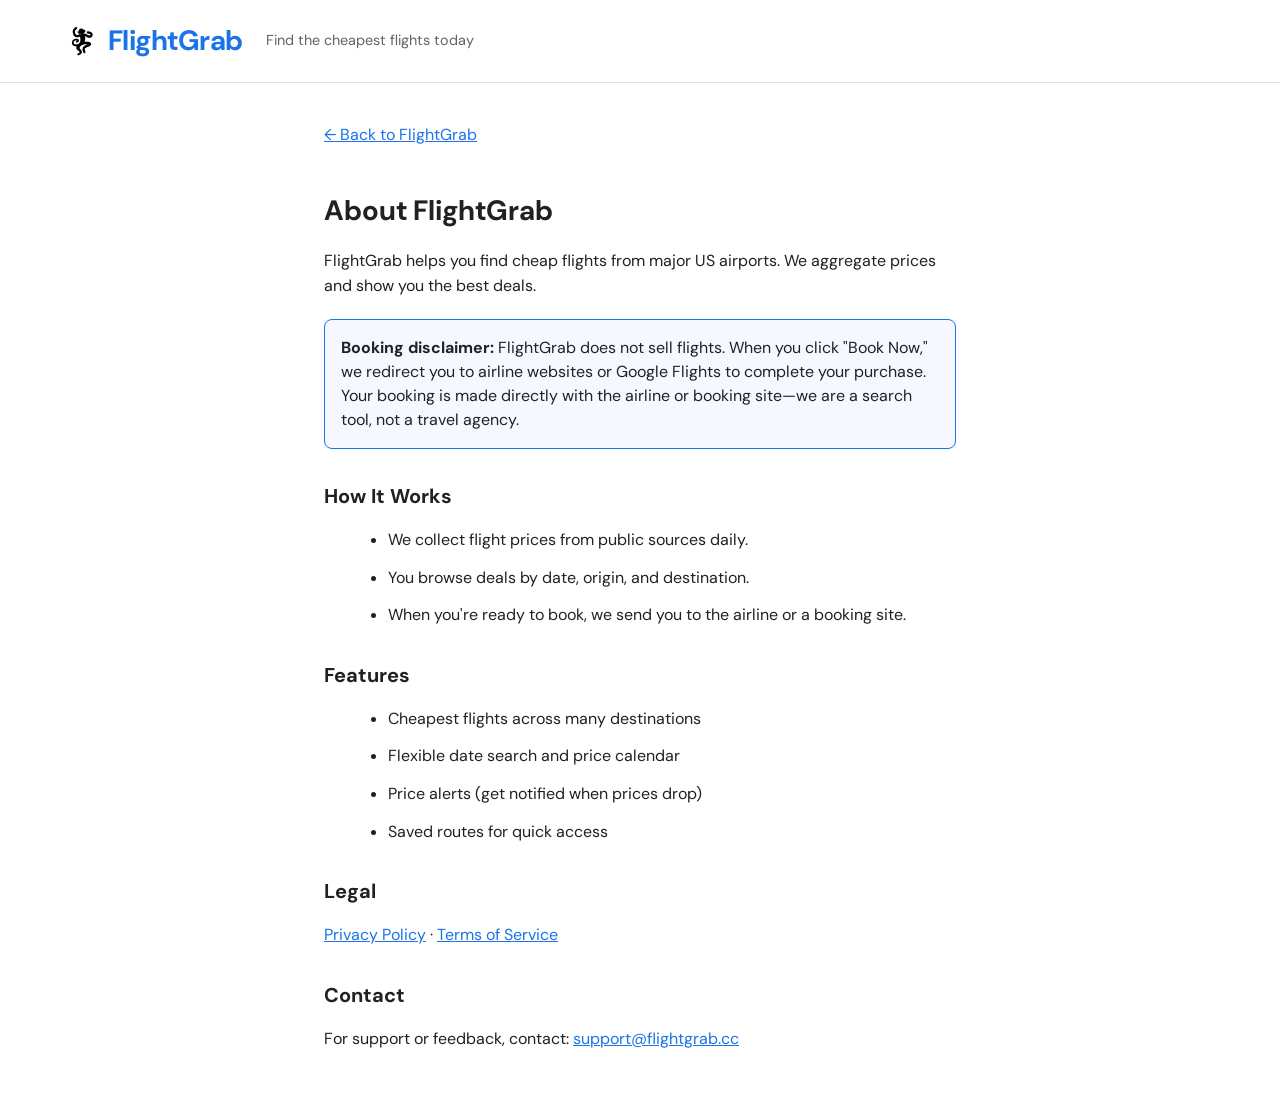
<file: static/about.html>
<!DOCTYPE html>
<html lang="en">
<head>
  <meta charset="UTF-8">
  <meta name="viewport" content="width=device-width, initial-scale=1.0">
  <title>About - FlightGrab</title>
  <link rel="preconnect" href="https://fonts.googleapis.com">
  <link rel="stylesheet" href="https://fonts.googleapis.com/css2?family=DM+Sans:wght@400;500;600;700&display=swap">
  <link rel="stylesheet" href="/static/style.css">
  <link rel="icon" type="image/png" href="/static/images/logo.png">
  <style>
    .legal-page { max-width: 680px; margin: 0 auto; padding: 40px 24px; }
    .legal-page h1 { font-size: 1.75rem; margin-bottom: 8px; }
    .legal-page h2 { font-size: 1.25rem; margin-top: 32px; margin-bottom: 12px; }
    .legal-page p, .legal-page li { line-height: 1.6; margin-bottom: 12px; }
    .legal-page ul { margin-left: 24px; }
    .legal-page a { color: var(--primary); }
    .legal-page a:hover { text-decoration: underline; }
    .back-link { display: inline-block; margin-bottom: 24px; color: var(--primary); }
    .disclaimer-box { background: #f5f9ff; border: 1px solid var(--primary); border-radius: 8px; padding: 16px; margin: 20px 0; }
  </style>
  <script async src="https://pagead2.googlesyndication.com/pagead/js/adsbygoogle.js?client=ca-pub-2790122390767697"
     crossorigin="anonymous"></script>
</head>
<body>
  <header class="header">
    <div class="container header-inner">
      <a href="/" class="logo-link">
        <img src="/static/images/logo.png" alt="FlightGrab" class="logo-img">
        <span class="logo-text">FlightGrab</span>
      </a>
      <p class="tagline">Find the cheapest flights today</p>
    </div>
  </header>
  <div class="legal-page">
    <a href="/" class="back-link">← Back to FlightGrab</a>
    <h1>About FlightGrab</h1>

    <p>FlightGrab helps you find cheap flights from major US airports. We aggregate prices and show you the best deals.</p>

    <div class="disclaimer-box">
      <strong>Booking disclaimer:</strong> FlightGrab does not sell flights. When you click "Book Now," we redirect you to airline websites or Google Flights to complete your purchase. Your booking is made directly with the airline or booking site—we are a search tool, not a travel agency.
    </div>

    <h2>How It Works</h2>
    <ul>
      <li>We collect flight prices from public sources daily.</li>
      <li>You browse deals by date, origin, and destination.</li>
      <li>When you're ready to book, we send you to the airline or a booking site.</li>
    </ul>

    <h2>Features</h2>
    <ul>
      <li>Cheapest flights across many destinations</li>
      <li>Flexible date search and price calendar</li>
      <li>Price alerts (get notified when prices drop)</li>
      <li>Saved routes for quick access</li>
    </ul>

    <h2>Legal</h2>
    <p>
      <a href="/static/privacy.html">Privacy Policy</a> · 
      <a href="/static/terms.html">Terms of Service</a>
    </p>

    <h2>Contact</h2>
    <p>For support or feedback, contact: <a href="mailto:support@flightgrab.cc">support@flightgrab.cc</a></p>
  </div>
</body>
</html>
</file>
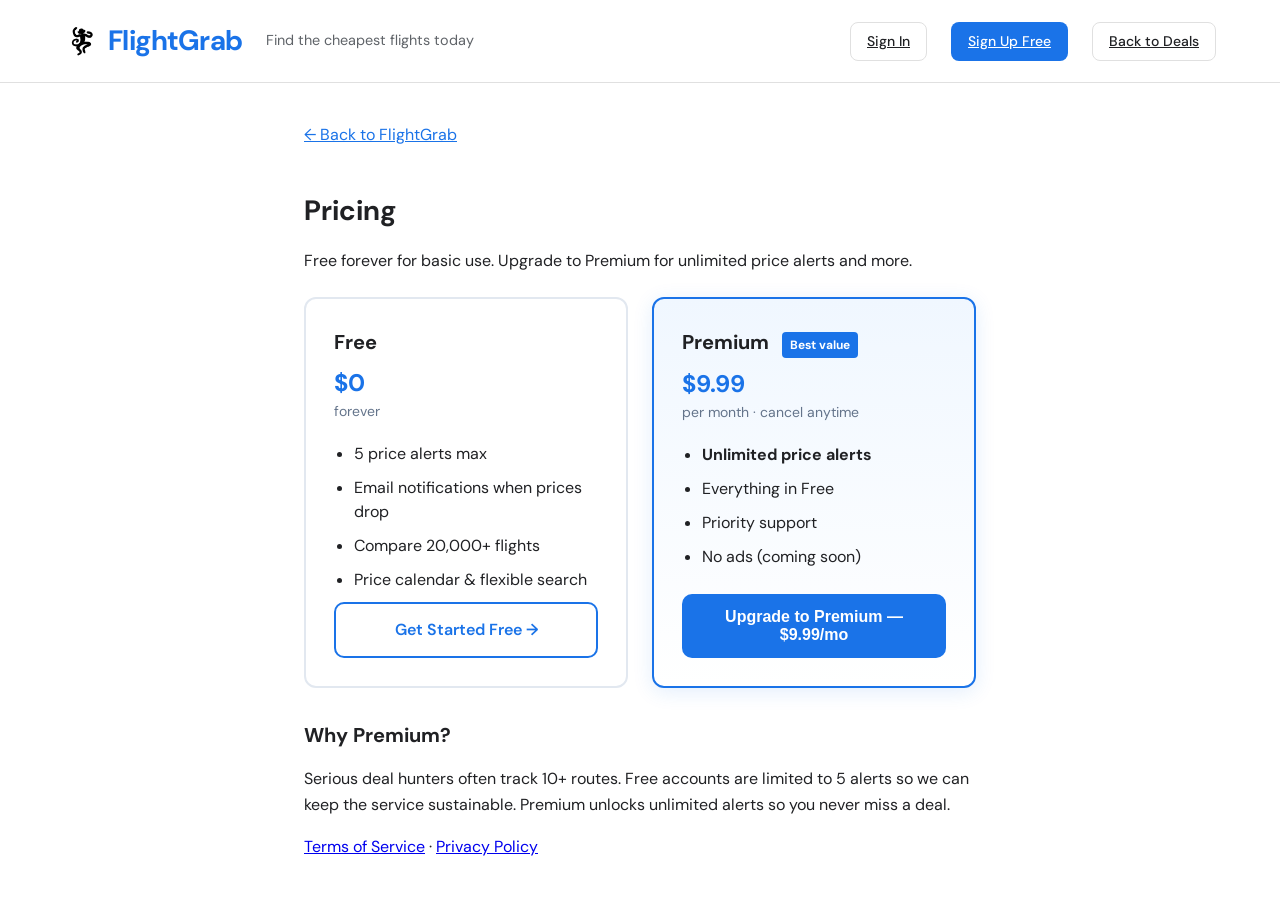
<file: static/pricing.html>
<!DOCTYPE html>
<html lang="en">
<head>
  <meta charset="UTF-8">
  <meta name="viewport" content="width=device-width, initial-scale=1.0">
  <title>Pricing - FlightGrab Premium</title>
  <link rel="preconnect" href="https://fonts.googleapis.com">
  <link rel="stylesheet" href="https://fonts.googleapis.com/css2?family=DM+Sans:wght@400;500;600;700&display=swap">
  <link rel="stylesheet" href="/static/style.css">
  <link rel="icon" type="image/png" href="/static/images/logo.png">
  <style>
    .pricing-page { max-width: 720px; margin: 0 auto; padding: 40px 24px; }
    .pricing-page h1 { font-size: 1.75rem; margin-bottom: 8px; }
    .pricing-page h2 { font-size: 1.25rem; margin-top: 32px; margin-bottom: 12px; }
    .pricing-page p { line-height: 1.6; margin-bottom: 12px; }
    .pricing-page .back-link { display: inline-block; margin-bottom: 24px; color: var(--primary); }
    .pricing-cards { display: flex; gap: 24px; flex-wrap: wrap; margin: 24px 0; }
    .pricing-card { flex: 1; min-width: 260px; border: 2px solid #e2e8f0; border-radius: 12px; padding: 28px; display: flex; flex-direction: column; }
    .pricing-card.premium { border-color: var(--primary); background: linear-gradient(180deg, #f0f7ff 0%, #fff 100%); box-shadow: 0 4px 20px rgba(26, 115, 232, 0.12); }
    .pricing-card h3 { font-size: 1.25rem; margin: 0 0 8px 0; }
    .pricing-card .price { font-size: 1.5rem; font-weight: 700; color: var(--primary); }
    .pricing-card .price-note { font-size: 0.875rem; color: #64748b; }
    .pricing-card ul { margin: 20px 0 0 0; padding-left: 20px; flex: 1; }
    .pricing-card li { margin-bottom: 10px; }
    .pricing-card .btn-upgrade { margin-top: auto; padding-top: 24px; width: 100%; display: block; text-align: center; text-decoration: none; font-weight: 600; font-size: 1rem; padding: 14px 24px; border-radius: 10px; cursor: pointer; transition: all 0.2s; border: none; }
    .pricing-card .btn-upgrade.btn-free { background: transparent; color: var(--primary); border: 2px solid var(--primary); }
    .pricing-card .btn-free:hover { background: #f0f7ff; }
    .pricing-card .btn-upgrade.btn-premium { background: var(--primary); color: white; }
    .pricing-card .btn-premium:hover { background: var(--primary-hover); transform: translateY(-1px); box-shadow: 0 4px 12px rgba(26, 115, 232, 0.3); }
    .pricing-card .btn-premium:disabled { opacity: 0.7; cursor: not-allowed; transform: none; }
    .pricing-success { background: #dcfce7; border: 1px solid #22c55e; border-radius: 8px; padding: 16px; margin: 16px 0; }
    .pricing-canceled { background: #fef3c7; border: 1px solid #f59e0b; border-radius: 8px; padding: 16px; margin: 16px 0; }
    .pricing-badge { display: inline-block; background: var(--primary); color: white; font-size: 0.75rem; padding: 4px 8px; border-radius: 4px; margin-left: 8px; }
  </style>
  <script>
    const CLERK_KEY = '';
  </script>
</head>
<body>
  <header class="header">
    <div class="container header-inner">
      <a href="/" class="logo-link">
        <img src="/static/images/logo.png" alt="FlightGrab" class="logo-img">
        <span class="logo-text">FlightGrab</span>
      </a>
      <p class="tagline">Find the cheapest flights today</p>
      <a href="#" id="link-signin" class="btn-header btn-secondary">Sign In</a>
      <a href="#" id="link-signup" class="btn-header btn-primary">Sign Up Free</a>
      <a href="/" class="btn-header btn-secondary" style="margin-left: auto;">Back to Deals</a>
    </div>
  </header>
  <div id="auth-modal" class="modal hidden" role="dialog" aria-labelledby="auth-modal-title" aria-modal="true">
    <div class="modal-backdrop"></div>
    <div class="modal-content modal-small">
      <button type="button" class="modal-close" aria-label="Close">&times;</button>
      <h2 id="auth-modal-title" class="modal-title">Sign In</h2>
      <p class="modal-subtitle" id="auth-modal-subtitle">Sign in to save flights and set price alerts.</p>
      <form id="auth-form">
        <div id="auth-signup-fields" class="form-group hidden">
          <label for="auth-first-name">First name</label>
          <input type="text" id="auth-first-name" placeholder="Optional" maxlength="100">
        </div>
        <div class="form-group">
          <label for="auth-email">Email</label>
          <input type="email" id="auth-email" placeholder="you@example.com" required>
        </div>
        <div class="form-group">
          <label for="auth-password">Password</label>
          <input type="password" id="auth-password" placeholder="At least 6 characters" required minlength="6">
        </div>
        <p id="auth-error" class="auth-error hidden"></p>
        <button type="submit" class="btn-primary btn-full" id="auth-submit">Sign In</button>
      </form>
      <p id="auth-toggle" class="auth-toggle">Don't have an account? <a href="#" id="auth-toggle-link">Sign up</a></p>
    </div>
  </div>
  <div class="pricing-page">
    <a href="/" class="back-link">← Back to FlightGrab</a>
    <h1>Pricing</h1>
    <p>Free forever for basic use. Upgrade to Premium for unlimited price alerts and more.</p>

    <div id="pricing-success-msg" class="pricing-success hidden">✓ You're now a Premium member! Enjoy unlimited alerts.</div>
    <div id="pricing-canceled-msg" class="pricing-canceled hidden">Payment was canceled. No charges were made.</div>

    <div class="pricing-cards">
      <div class="pricing-card">
        <h3>Free</h3>
        <div class="price">$0</div>
        <div class="price-note">forever</div>
        <ul>
          <li>5 price alerts max</li>
          <li>Email notifications when prices drop</li>
          <li>Compare 20,000+ flights</li>
          <li>Price calendar & flexible search</li>
        </ul>
        <a href="/" class="btn-upgrade btn-free">Get Started Free →</a>
      </div>
      <div class="pricing-card premium">
        <h3>Premium <span class="pricing-badge">Best value</span></h3>
        <div class="price">$9.99</div>
        <div class="price-note">per month · cancel anytime</div>
        <ul>
          <li><strong>Unlimited price alerts</strong></li>
          <li>Everything in Free</li>
          <li>Priority support</li>
          <li>No ads (coming soon)</li>
        </ul>
        <button type="button" class="btn-upgrade btn-premium" id="btn-upgrade">Upgrade to Premium — $9.99/mo</button>
      </div>
    </div>

    <h2>Why Premium?</h2>
    <p>Serious deal hunters often track 10+ routes. Free accounts are limited to 5 alerts so we can keep the service sustainable. Premium unlocks unlimited alerts so you never miss a deal.</p>

    <p><a href="/static/terms.html">Terms of Service</a> · <a href="/static/privacy.html">Privacy Policy</a></p>
  </div>

  <script>
    (function() {
      const params = new URLSearchParams(window.location.search);
      if (params.get('success') === 'true') {
        document.getElementById('pricing-success-msg').classList.remove('hidden');
        window.history.replaceState({}, '', '/pricing');
      }
      if (params.get('canceled') === 'true') {
        document.getElementById('pricing-canceled-msg').classList.remove('hidden');
        window.history.replaceState({}, '', '/pricing');
      }

      document.getElementById('btn-upgrade').addEventListener('click', async function() {
        const btn = this;
        btn.disabled = true;
        btn.textContent = 'Loading...';
        try {
          const token = localStorage.getItem('flightgrab_auth_token');
          if (!token) {
            alert('Please sign in first. Go to the homepage, sign in, then return here to upgrade.');
            btn.disabled = false;
            btn.textContent = 'Upgrade to Premium — $9.99/mo';
            return;
          }
          const res = await fetch('/api/subscription/checkout', {
            method: 'POST',
            headers: { 'Authorization': 'Bearer ' + token }
          });
          const data = await res.json().catch(function() { return {}; });
          if (res.ok && data.url) {
            window.location.href = data.url;
            return;
          }
          if (res.status === 503) {
            alert('Premium checkout is not available yet. Please check back soon!');
          } else {
            alert(data.detail || 'Something went wrong. Please try again.');
          }
        } catch (e) {
          console.error(e);
          alert('Something went wrong. Please try again.');
        }
        btn.disabled = false;
        btn.textContent = 'Upgrade to Premium — $9.99/mo';
      });
    })();
  </script>
  <script src="/static/auth.js"></script>
</body>
</html>
</file>
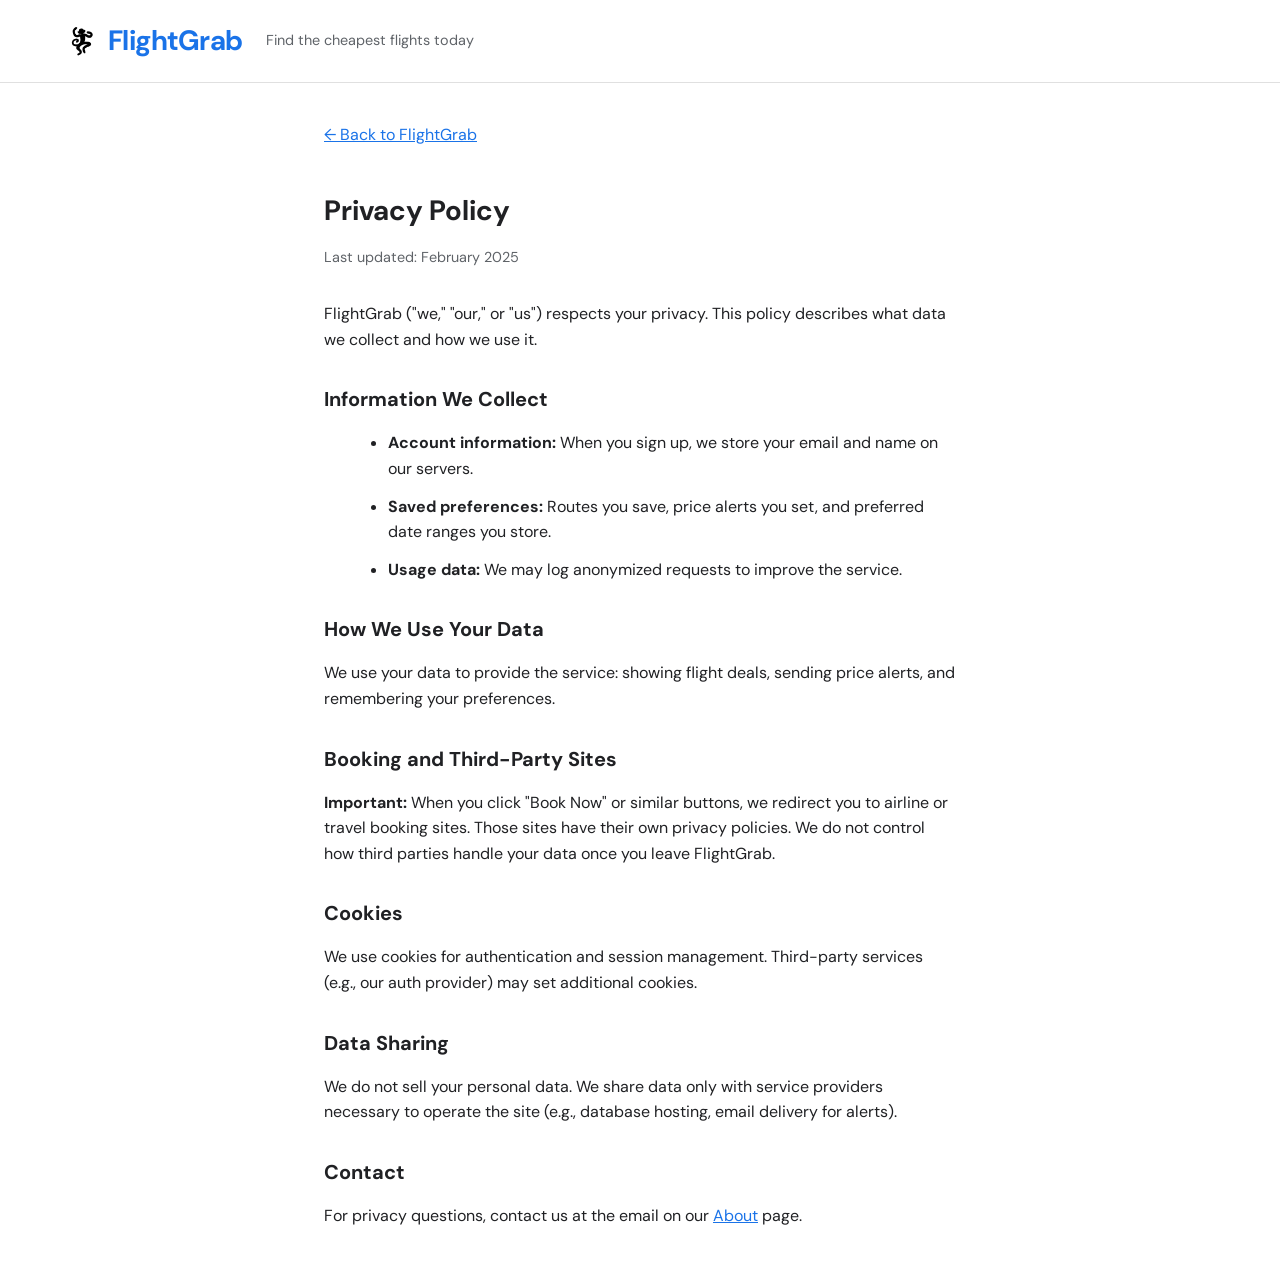
<file: static/privacy.html>
<!DOCTYPE html>
<html lang="en">
<head>
  <meta charset="UTF-8">
  <meta name="viewport" content="width=device-width, initial-scale=1.0">
  <title>Privacy Policy - FlightGrab</title>
  <link rel="preconnect" href="https://fonts.googleapis.com">
  <link rel="stylesheet" href="https://fonts.googleapis.com/css2?family=DM+Sans:wght@400;500;600;700&display=swap">
  <link rel="stylesheet" href="/static/style.css">
  <link rel="icon" type="image/png" href="/static/images/logo.png">
  <style>
    .legal-page { max-width: 680px; margin: 0 auto; padding: 40px 24px; }
    .legal-page h1 { font-size: 1.75rem; margin-bottom: 8px; }
    .legal-page .updated { color: var(--text-secondary); font-size: 0.9rem; margin-bottom: 32px; }
    .legal-page h2 { font-size: 1.25rem; margin-top: 32px; margin-bottom: 12px; }
    .legal-page p, .legal-page li { line-height: 1.6; margin-bottom: 12px; }
    .legal-page ul { margin-left: 24px; }
    .legal-page a { color: var(--primary); }
    .legal-page a:hover { text-decoration: underline; }
    .back-link { display: inline-block; margin-bottom: 24px; color: var(--primary); }
  </style>
  <script async src="https://pagead2.googlesyndication.com/pagead/js/adsbygoogle.js?client=ca-pub-2790122390767697"
     crossorigin="anonymous"></script>
</head>
<body>
  <header class="header">
    <div class="container header-inner">
      <a href="/" class="logo-link">
        <img src="/static/images/logo.png" alt="FlightGrab" class="logo-img">
        <span class="logo-text">FlightGrab</span>
      </a>
      <p class="tagline">Find the cheapest flights today</p>
    </div>
  </header>
  <div class="legal-page">
    <a href="/" class="back-link">← Back to FlightGrab</a>
    <h1>Privacy Policy</h1>
    <p class="updated">Last updated: February 2025</p>

    <p>FlightGrab ("we," "our," or "us") respects your privacy. This policy describes what data we collect and how we use it.</p>

    <h2>Information We Collect</h2>
    <ul>
      <li><strong>Account information:</strong> When you sign up, we store your email and name on our servers.</li>
      <li><strong>Saved preferences:</strong> Routes you save, price alerts you set, and preferred date ranges you store.</li>
      <li><strong>Usage data:</strong> We may log anonymized requests to improve the service.</li>
    </ul>

    <h2>How We Use Your Data</h2>
    <p>We use your data to provide the service: showing flight deals, sending price alerts, and remembering your preferences.</p>

    <h2>Booking and Third-Party Sites</h2>
    <p><strong>Important:</strong> When you click "Book Now" or similar buttons, we redirect you to airline or travel booking sites. Those sites have their own privacy policies. We do not control how third parties handle your data once you leave FlightGrab.</p>

    <h2>Cookies</h2>
    <p>We use cookies for authentication and session management. Third-party services (e.g., our auth provider) may set additional cookies.</p>

    <h2>Data Sharing</h2>
    <p>We do not sell your personal data. We share data only with service providers necessary to operate the site (e.g., database hosting, email delivery for alerts).</p>

    <h2>Contact</h2>
    <p>For privacy questions, contact us at the email on our <a href="/static/about.html">About</a> page.</p>
  </div>
</body>
</html>
</file>
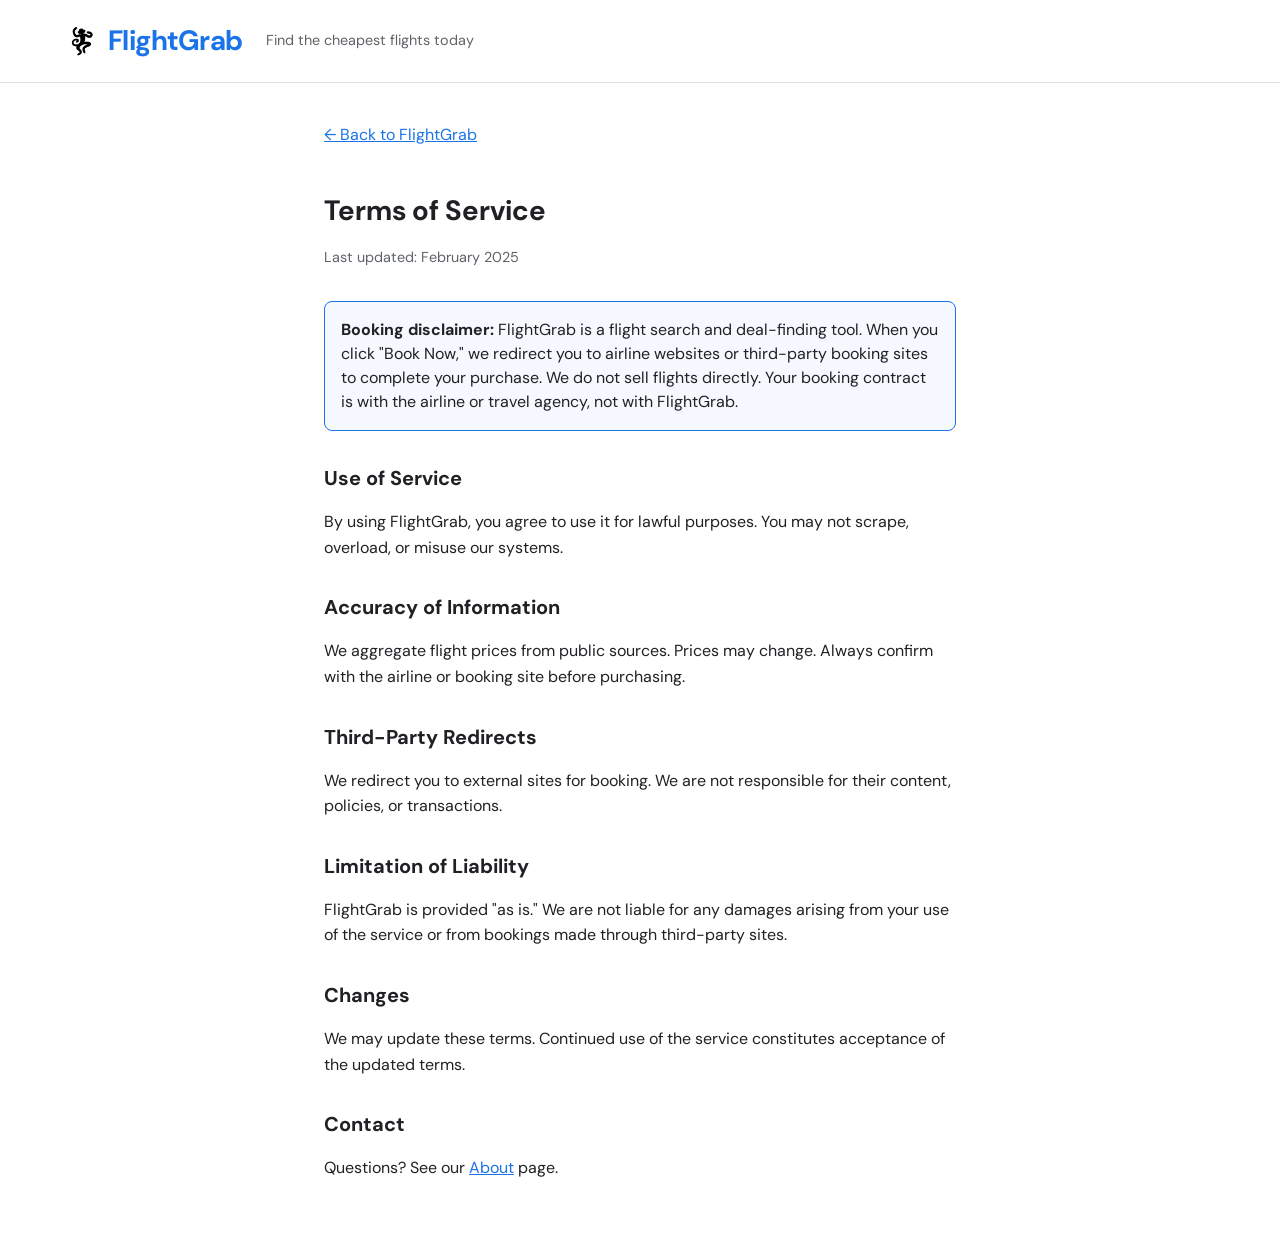
<file: static/terms.html>
<!DOCTYPE html>
<html lang="en">
<head>
  <meta charset="UTF-8">
  <meta name="viewport" content="width=device-width, initial-scale=1.0">
  <title>Terms of Service - FlightGrab</title>
  <link rel="preconnect" href="https://fonts.googleapis.com">
  <link rel="stylesheet" href="https://fonts.googleapis.com/css2?family=DM+Sans:wght@400;500;600;700&display=swap">
  <link rel="stylesheet" href="/static/style.css">
  <link rel="icon" type="image/png" href="/static/images/logo.png">
  <style>
    .legal-page { max-width: 680px; margin: 0 auto; padding: 40px 24px; }
    .legal-page h1 { font-size: 1.75rem; margin-bottom: 8px; }
    .legal-page .updated { color: var(--text-secondary); font-size: 0.9rem; margin-bottom: 32px; }
    .legal-page h2 { font-size: 1.25rem; margin-top: 32px; margin-bottom: 12px; }
    .legal-page p, .legal-page li { line-height: 1.6; margin-bottom: 12px; }
    .legal-page ul { margin-left: 24px; }
    .legal-page a { color: var(--primary); }
    .legal-page a:hover { text-decoration: underline; }
    .back-link { display: inline-block; margin-bottom: 24px; color: var(--primary); }
    .disclaimer-box { background: #f5f9ff; border: 1px solid var(--primary); border-radius: 8px; padding: 16px; margin: 20px 0; }
  </style>
  <script async src="https://pagead2.googlesyndication.com/pagead/js/adsbygoogle.js?client=ca-pub-2790122390767697"
     crossorigin="anonymous"></script>
</head>
<body>
  <header class="header">
    <div class="container header-inner">
      <a href="/" class="logo-link">
        <img src="/static/images/logo.png" alt="FlightGrab" class="logo-img">
        <span class="logo-text">FlightGrab</span>
      </a>
      <p class="tagline">Find the cheapest flights today</p>
    </div>
  </header>
  <div class="legal-page">
    <a href="/" class="back-link">← Back to FlightGrab</a>
    <h1>Terms of Service</h1>
    <p class="updated">Last updated: February 2025</p>

    <div class="disclaimer-box">
      <strong>Booking disclaimer:</strong> FlightGrab is a flight search and deal-finding tool. When you click "Book Now," we redirect you to airline websites or third-party booking sites to complete your purchase. We do not sell flights directly. Your booking contract is with the airline or travel agency, not with FlightGrab.
    </div>

    <h2>Use of Service</h2>
    <p>By using FlightGrab, you agree to use it for lawful purposes. You may not scrape, overload, or misuse our systems.</p>

    <h2>Accuracy of Information</h2>
    <p>We aggregate flight prices from public sources. Prices may change. Always confirm with the airline or booking site before purchasing.</p>

    <h2>Third-Party Redirects</h2>
    <p>We redirect you to external sites for booking. We are not responsible for their content, policies, or transactions.</p>

    <h2>Limitation of Liability</h2>
    <p>FlightGrab is provided "as is." We are not liable for any damages arising from your use of the service or from bookings made through third-party sites.</p>

    <h2>Changes</h2>
    <p>We may update these terms. Continued use of the service constitutes acceptance of the updated terms.</p>

    <h2>Contact</h2>
    <p>Questions? See our <a href="/static/about.html">About</a> page.</p>
  </div>
</body>
</html>
</file>
<file: static/style.css>
:root {
  --primary: #1a73e8;
  --primary-hover: #1557b0;
  --bg: #ffffff;
  --card-bg: #ffffff;
  --border: #e0e0e0;
  --text-primary: #202124;
  --text-secondary: #5f6368;
  --price-color: #188038;
  --font: 'DM Sans', -apple-system, BlinkMacSystemFont, sans-serif;
  --radius: 12px;
  --shadow: 0 1px 3px rgba(0, 0, 0, 0.08);
  --shadow-hover: 0 4px 12px rgba(0, 0, 0, 0.15);
}

* {
  box-sizing: border-box;
}

body {
  margin: 0;
  font-family: var(--font);
  font-size: 16px;
  line-height: 1.5;
  color: var(--text-primary);
  background: var(--bg);
  min-height: 100vh;
}

.container {
  max-width: 1200px;
  margin: 0 auto;
  padding: 0 24px;
}

.header {
  background: var(--card-bg);
  border-bottom: 1px solid var(--border);
  padding: 20px 0;
}

.header-inner {
  display: flex;
  flex-wrap: wrap;
  align-items: center;
  gap: 16px 24px;
}

.header-inner .tagline {
  flex: 1;
  margin: 0;
  min-width: 180px;
}

.header-auth {
  display: none;
  align-items: center;
  gap: 10px;
}

.header-auth-visible {
  display: flex !important;
}

.verify-banner {
  display: flex;
  align-items: center;
  justify-content: space-between;
  gap: 12px;
  padding: 12px 24px;
  background: #e8f5e9;
  border-bottom: 1px solid #c8e6c9;
  color: #2e7d32;
}
.verify-banner.hidden { display: none; }
.verify-banner-invalid { background: #fff3e0; border-color: #ffe0b2; color: #e65100; }
.verify-banner-unverified { background: #e3f2fd; border-color: #bbdefb; color: #1565c0; }
.verify-banner-close {
  background: none;
  border: none;
  font-size: 1.25rem;
  cursor: pointer;
  color: inherit;
  opacity: 0.8;
}
.verify-banner-close:hover { opacity: 1; }

.btn-header {
  padding: 8px 16px;
  font-size: 0.875rem;
  font-weight: 500;
  border-radius: 8px;
  cursor: pointer;
  border: 1px solid transparent;
}

.btn-header.btn-primary {
  background: var(--primary);
  color: white;
}

.btn-header.btn-primary:hover {
  background: var(--primary-hover);
}

.btn-header.btn-secondary {
  background: transparent;
  border-color: var(--border);
  color: var(--text-primary);
}

.btn-header.btn-secondary:hover {
  border-color: var(--primary);
  color: var(--primary);
}

.user-menu-trigger {
  display: flex;
  align-items: center;
  gap: 8px;
  padding: 4px 10px;
  border-radius: 8px;
  cursor: pointer;
  background: transparent;
  border: 1px solid var(--border);
  font: inherit;
  color: var(--text-primary);
}

.user-menu-trigger:hover {
  border-color: var(--primary);
}

.user-avatar {
  width: 32px;
  height: 32px;
  border-radius: 50%;
  object-fit: cover;
}

.user-dropdown {
  position: absolute;
  top: 100%;
  right: 0;
  margin-top: 4px;
  background: var(--card-bg);
  border: 1px solid var(--border);
  border-radius: 8px;
  box-shadow: var(--shadow-hover);
  min-width: 160px;
  padding: 8px 0;
  z-index: 100;
}

.user-dropdown a {
  display: block;
  padding: 10px 16px;
  color: var(--text-primary);
  text-decoration: none;
  font-size: 0.9rem;
}

.user-dropdown a:hover {
  background: #f5f5f5;
}

#user-menu {
  position: relative;
}

.logo-link {
  display: flex;
  align-items: center;
  gap: 0.5rem;
  text-decoration: none;
  color: inherit;
}

.logo-img {
  height: 36px;
  width: auto;
  display: block;
  object-fit: contain;
}

.logo-text {
  font-size: 1.75rem;
  font-weight: 700;
  color: var(--primary);
  letter-spacing: -0.02em;
}

.tagline {
  margin: 0.25rem 0 0;
  font-size: 0.9rem;
  color: var(--text-secondary);
  font-weight: 400;
}

main.container {
  padding-top: 28px;
  padding-bottom: 48px;
}

.origin-selector {
  margin-bottom: 20px;
}

.origin-selector label {
  display: block;
  font-size: 0.875rem;
  font-weight: 500;
  color: var(--text-secondary);
  margin-bottom: 6px;
}

.origin-selector select {
  font: inherit;
  padding: 10px 14px;
  border: 1px solid var(--border);
  border-radius: 8px;
  background: var(--bg);
  color: var(--text-primary);
  min-width: 180px;
  cursor: pointer;
  transition: border-color 0.2s;
}

.origin-selector select:hover,
.origin-selector select:focus {
  border-color: var(--primary);
  outline: none;
}

.origin-combobox {
  display: flex;
  align-items: center;
  gap: 8px;
  position: relative;
  max-width: 320px;
}

.origin-combobox input[type="text"] {
  flex: 1;
  font: inherit;
  padding: 10px 14px;
  border: 1px solid var(--border);
  border-radius: 8px;
  background: var(--bg);
  color: var(--text-primary);
  min-width: 0;
}

.origin-combobox input[type="text"]:hover,
.origin-combobox input[type="text"]:focus {
  border-color: var(--primary);
  outline: none;
}

.btn-location {
  flex-shrink: 0;
  padding: 10px 12px;
  border: 1px solid var(--border);
  border-radius: 8px;
  background: var(--bg);
  cursor: pointer;
  font-size: 1.2rem;
}

.btn-location:hover {
  border-color: var(--primary);
  background: #f5f9ff;
}

.btn-location.loading {
  pointer-events: none;
  opacity: 0.8;
}

.btn-location.loading {
  font-size: 0;
  color: transparent;
}

.btn-location.loading::before {
  content: '';
  display: inline-block;
  width: 16px;
  height: 16px;
  border: 2px solid var(--border);
  border-top-color: var(--primary);
  border-radius: 50%;
  animation: btn-spin 0.7s linear infinite;
  vertical-align: middle;
}

@keyframes btn-spin {
  to { transform: rotate(360deg); }
}

.btn-location:disabled {
  opacity: 0.7;
  cursor: wait;
}

.origin-listbox {
  position: absolute;
  top: 100%;
  left: 0;
  right: 0;
  margin: 4px 0 0;
  padding: 0;
  list-style: none;
  background: var(--card-bg);
  border: 1px solid var(--border);
  border-radius: 8px;
  box-shadow: var(--shadow-hover);
  max-height: 280px;
  overflow-y: auto;
  z-index: 100;
}

.origin-listbox.hidden {
  display: none;
}

.origin-listbox li {
  padding: 10px 14px;
  cursor: pointer;
  border-bottom: 1px solid var(--border);
}

.origin-listbox li:last-child {
  border-bottom: none;
}

.origin-listbox li:hover {
  background: #f5f5f5;
}

.results-header {
  display: flex;
  flex-wrap: wrap;
  align-items: baseline;
  gap: 16px 24px;
  margin-bottom: 16px;
}

.deals-heading {
  margin: 0;
  font-size: 1.5rem;
  font-weight: 600;
  color: var(--text-primary);
}

.stats {
  display: flex;
  flex-wrap: wrap;
  gap: 16px 24px;
  font-size: 0.875rem;
  color: var(--text-secondary);
}

.stats .stat strong {
  color: var(--text-primary);
}

.controls-row {
  display: flex;
  flex-direction: column;
  gap: 16px;
  margin-bottom: 20px;
}

.date-picker,
.controls-bar {
  display: flex;
  flex-wrap: wrap;
  align-items: center;
  gap: 12px 20px;
}

.date-picker label,
.controls-bar label {
  font-size: 0.875rem;
  font-weight: 500;
  color: var(--text-secondary);
}

.date-picker select,
.controls-bar select {
  font: inherit;
  padding: 8px 12px;
  border: 1px solid var(--border);
  border-radius: 8px;
  background: var(--bg);
  color: var(--text-primary);
  cursor: pointer;
}

.date-picker select:hover,
.date-picker select:focus,
.controls-bar select:hover,
.controls-bar select:focus {
  border-color: var(--primary);
  outline: none;
}

.specific-date-label,
.specific-date-input {
  font: inherit;
  padding: 8px 12px;
  border: 1px solid var(--border);
  border-radius: 8px;
  background: var(--bg);
  color: var(--text-primary);
}

.specific-date-input {
  min-width: 140px;
}

.date-range-inputs {
  display: flex;
  flex-wrap: wrap;
  align-items: center;
  gap: 8px 16px;
}

.date-range-inputs label {
  font-size: 0.875rem;
  color: var(--text-secondary);
}

.btn-save-dates {
  padding: 8px 14px;
  font-size: 0.85rem;
  background: var(--primary);
  color: white;
  border: none;
  border-radius: 8px;
  cursor: pointer;
}

.btn-save-dates:hover {
  background: var(--primary-hover);
}

.view-toggle-row {
  margin-bottom: 16px;
}

.view-toggle {
  display: flex;
  gap: 4px;
}

.view-btn {
  padding: 8px 16px;
  font-size: 0.9rem;
  font-weight: 500;
  border: 1px solid var(--border);
  background: var(--bg);
  border-radius: 8px;
  cursor: pointer;
  color: var(--text-secondary);
}

.view-btn:hover {
  border-color: var(--primary);
  color: var(--primary);
}

.view-btn.active {
  background: var(--primary);
  border-color: var(--primary);
  color: white;
}

.calendar-view-container {
  margin-top: 16px;
}

.calendar-view-container.hidden {
  display: none !important;
}

.calendar-route-selector {
  margin-bottom: 16px;
}

.calendar-origin-display {
  display: flex;
  align-items: center;
  gap: 8px;
  margin-bottom: 12px;
  font-size: 0.95rem;
}

.calendar-origin-display .label { color: var(--text-secondary); }
.calendar-origin-display .value { font-weight: 600; }

.calendar-destination-selector {
  display: flex;
  flex-direction: column;
  gap: 6px;
}

.calendar-destination-selector label {
  font-size: 0.875rem;
  color: var(--text-secondary);
}

.dest-search-wrapper {
  position: relative;
  max-width: 340px;
}

.dest-search-wrapper input {
  width: 100%;
  padding: 10px 14px;
  border: 1px solid var(--border);
  border-radius: 8px;
  font: inherit;
}

.dest-search-wrapper input:focus {
  outline: none;
  border-color: var(--primary);
}

.autocomplete-results {
  position: absolute;
  top: 100%;
  left: 0;
  right: 0;
  margin-top: 4px;
  background: white;
  border: 1px solid var(--border);
  border-radius: 8px;
  box-shadow: 0 4px 12px rgba(0,0,0,0.1);
  max-height: 280px;
  overflow-y: auto;
  z-index: 100;
}

.autocomplete-results.hidden { display: none; }

.dest-result-item {
  display: flex;
  justify-content: space-between;
  align-items: center;
  padding: 12px 16px;
  cursor: pointer;
  transition: background 0.2s;
}

.dest-result-item:hover {
  background: #f3f4f6;
}

.dest-result-item .dest-name {
  font-weight: 500;
}

.dest-result-item .dest-price {
  color: #16a34a;
  font-weight: 600;
  font-size: 0.9rem;
}

.dest-result-item.dest-no-results {
  cursor: default;
  color: var(--text-secondary);
}

.dest-section-label {
  font-size: 0.75rem;
  text-transform: uppercase;
  color: #6b7280;
  padding: 10px 16px 6px;
}

.calendar-view-header {
  display: flex;
  align-items: center;
  gap: 12px;
  margin-bottom: 16px;
}

.calendar-view-header select {
  flex: 1;
  max-width: 320px;
  padding: 10px 14px;
  border: 1px solid var(--border);
  border-radius: 8px;
  font: inherit;
}

.calendar-view-hint,
.calendar-route-hint,
.calendar-filters-note {
  font-size: 0.875rem;
  color: var(--text-secondary);
  margin: 0 0 12px;
}

.calendar-filters-note {
  margin-bottom: 16px;
  font-style: italic;
}

.main-calendar-content {
  min-height: 200px;
}

.main-calendar-content .calendar-month-grid {
  max-width: 100%;
}

.calendar-month-nav {
  display: flex;
  align-items: center;
  justify-content: space-between;
  gap: 12px;
  margin-bottom: 16px;
}

.calendar-month-nav h3 {
  margin: 0;
  font-size: 1.125rem;
  font-weight: 600;
  color: var(--text);
}

.calendar-month-nav button {
  padding: 8px 14px;
  font-size: 0.9rem;
  border: 1px solid var(--border);
  background: var(--bg);
  border-radius: 8px;
  cursor: pointer;
  color: var(--text-secondary);
}

.calendar-month-nav button:hover {
  border-color: var(--primary);
  color: var(--primary);
}

.calendar-price-summary {
  display: flex;
  flex-wrap: wrap;
  gap: 16px 24px;
  margin-bottom: 12px;
  font-size: 0.875rem;
  color: var(--text-secondary);
}

.calendar-price-summary strong { color: var(--text); }

.calendar-legend {
  display: flex;
  flex-wrap: wrap;
  align-items: center;
  gap: 12px 20px;
  margin-bottom: 12px;
  font-size: 0.8rem;
  color: var(--text-secondary);
}

.calendar-legend .legend-item {
  display: inline-flex;
  align-items: center;
  gap: 6px;
}

.calendar-legend .color-box {
  width: 14px;
  height: 14px;
  border-radius: 4px;
  border: 1px solid rgba(0,0,0,0.15);
}

.calendar-legend .color-box.cheapest { background: #dcfce7; border-color: #16a34a; }
.calendar-legend .color-box.good-deal { background: #dbeafe; border-color: #3b82f6; }
.calendar-legend .color-box.fair { background: #fef9c3; border-color: #eab308; }
.calendar-legend .color-box.expensive { background: #fee2e2; border-color: #ef4444; }

.filter-section {
  display: flex;
  flex-wrap: wrap;
  align-items: center;
  gap: 12px 20px;
}

.filter-section input[type="number"] {
  width: 90px;
  padding: 8px 12px;
  border: 1px solid var(--border);
  border-radius: 8px;
  font: inherit;
}

.filter-checkbox {
  display: flex;
  align-items: center;
  gap: 8px;
  cursor: pointer;
}

.filter-checkbox input {
  cursor: pointer;
}

.filter-count {
  font-size: 0.8rem;
  color: var(--primary);
  margin-left: 4px;
}

.clear-filters-btn {
  padding: 8px 14px;
  font-size: 0.875rem;
  font-weight: 500;
  color: var(--text-secondary);
  background: transparent;
  border: 1px solid var(--border);
  border-radius: 8px;
  cursor: pointer;
  transition: border-color 0.2s, color 0.2s;
}

.clear-filters-btn:hover {
  border-color: var(--primary);
  color: var(--primary);
}

/* Mobile filter drawer */
.mobile-filter-btn {
  display: none;
  align-items: center;
  gap: 8px;
  padding: 10px 16px;
  font: inherit;
  font-weight: 500;
  background: var(--bg);
  border: 1px solid var(--border);
  border-radius: 8px;
  color: var(--text-primary);
  cursor: pointer;
}

.mobile-filter-btn:hover {
  border-color: var(--primary);
}

.filter-drawer {
  display: none;
  flex-direction: column;
  gap: 16px;
  padding: 20px;
  background: var(--card-bg);
  border: 1px solid var(--border);
  border-radius: var(--radius);
  margin-bottom: 16px;
}

.filter-drawer.open {
  display: flex !important;
}

.filter-drawer .drawer-close {
  align-self: flex-end;
  padding: 6px 12px;
  font-size: 0.875rem;
  background: transparent;
  border: 1px solid var(--border);
  border-radius: 6px;
  cursor: pointer;
}

@media (max-width: 767px) {
  .controls-bar-wrapper {
    display: none !important;
  }

  .mobile-filter-btn {
    display: flex;
  }

  .filter-drawer {
    margin-top: 12px;
  }
}

@media (min-width: 768px) {
  .mobile-filter-btn {
    display: none !important;
  }

  .filter-drawer {
    display: none !important;
  }

  .controls-bar-wrapper {
    display: block;
  }
}

/* Loading skeleton */
.skeleton-grid {
  display: grid;
  grid-template-columns: repeat(auto-fill, minmax(280px, 1fr));
  gap: 24px;
  margin-top: 8px;
}

.skeleton-card {
  background: linear-gradient(90deg, #f0f0f0 25%, #e8e8e8 50%, #f0f0f0 75%);
  background-size: 200% 100%;
  animation: shimmer 1.5s infinite;
  border-radius: var(--radius);
  height: 350px;
}

@keyframes shimmer {
  0% { background-position: -200% 0; }
  100% { background-position: 200% 0; }
}

.origin-badge {
  display: inline-block;
  background: #667eea;
  color: white;
  padding: 4px 8px;
  border-radius: 4px;
  font-size: 0.75rem;
  font-weight: 600;
  margin-bottom: 8px;
}

.search-section {
  margin-bottom: 28px;
}

.search-input {
  width: 100%;
  max-width: 560px;
  font: inherit;
  font-size: 1rem;
  padding: 14px 18px;
  border: 1px solid var(--border);
  border-radius: 8px;
  background: var(--bg);
  color: var(--text-primary);
  transition: border-color 0.2s, box-shadow 0.2s;
}

.search-input::placeholder {
  color: var(--text-secondary);
  opacity: 0.8;
}

.search-input:hover {
  border-color: #b0b0b0;
}

.search-input:focus {
  outline: none;
  border-color: var(--primary);
  box-shadow: 0 0 0 2px rgba(26, 115, 232, 0.2);
}

.loading,
.error,
.no-results {
  padding: 24px 0;
  text-align: center;
  color: var(--text-secondary);
  font-size: 1rem;
}

.error {
  color: #c5221f;
}

.hidden {
  display: none !important;
}

.deals-grid {
  display: grid;
  grid-template-columns: repeat(auto-fill, minmax(280px, 1fr));
  gap: 24px;
  margin-top: 8px;
}

@media (min-width: 768px) {
  .deals-grid,
  .skeleton-grid {
    grid-template-columns: repeat(2, 1fr);
  }
}

@media (min-width: 1200px) {
  .deals-grid,
  .skeleton-grid {
    grid-template-columns: repeat(4, 1fr);
  }
}

.deal-card {
  position: relative;
  background: var(--card-bg);
  border: 1px solid var(--border);
  border-radius: var(--radius);
  overflow: hidden;
  transition: all 0.2s ease;
  display: flex;
  flex-direction: column;
  color: inherit;
  cursor: default;
}

.deal-card:hover {
  box-shadow: var(--shadow-hover);
  transform: translateY(-2px);
  border-color: var(--primary);
}

.deal-card.shared-highlight {
  border-color: var(--primary);
  box-shadow: 0 0 0 3px rgba(26, 115, 232, 0.3);
  animation: shared-pulse 1.5s ease-out 2;
}

@keyframes shared-pulse {
  0%, 100% { box-shadow: 0 0 0 3px rgba(26, 115, 232, 0.3); }
  50% { box-shadow: 0 0 0 8px rgba(26, 115, 232, 0.15); }
}

picture {
  display: block;
  line-height: 0;
}

.card-image {
  width: 100%;
  height: 200px;
  object-fit: cover;
  object-position: center;
  background: #f1f3f4;
}

.card-content {
  padding: 16px;
  flex: 1;
  display: flex;
  flex-direction: column;
}

.deal-card .city-name {
  margin: 0 0 4px;
  font-size: 24px;
  font-weight: 600;
  color: var(--text-primary);
  line-height: 1.2;
}

.deal-card .airport-code {
  margin: 0 0 12px;
  font-size: 14px;
  font-weight: 400;
  color: var(--text-secondary);
}

.deal-card .flight-info {
  margin: 0 0 4px;
  font-size: 14px;
  color: var(--text-secondary);
}

.deal-card .flight-dates {
  margin: 0 0 12px;
  font-size: 14px;
  color: var(--text-secondary);
}

.deal-card .price {
  margin: auto 0 0;
  font-size: 28px;
  font-weight: 700;
  color: var(--price-color);
  line-height: 1.2;
}

.deal-card .price-note {
  font-size: 12px;
  font-weight: 400;
  color: var(--text-secondary);
  margin-top: 2px;
}

.other-airports {
  margin-top: 8px;
  padding-top: 8px;
  border-top: 1px solid var(--border);
}

.other-airports summary {
  cursor: pointer;
  font-size: 0.875rem;
  color: var(--text-secondary);
  list-style: none;
  padding: 4px 0;
  user-select: none;
}

.other-airports summary::-webkit-details-marker {
  display: none;
}

.other-airports summary:hover {
  color: var(--primary);
}

.airport-alternatives {
  margin-top: 8px;
  display: flex;
  flex-direction: column;
  gap: 4px;
}

.alt-airport {
  display: flex;
  justify-content: space-between;
  align-items: center;
  padding: 6px 8px;
  background: #f9fafb;
  border-radius: 6px;
  font-size: 0.875rem;
  text-decoration: none;
  color: inherit;
  transition: background 0.2s;
}

.alt-airport:hover {
  background: #f3f4f6;
}

.alt-airport .alt-name {
  font-weight: 500;
}

.alt-airport .alt-price {
  color: var(--primary);
  font-weight: 600;
}

.card-actions {
  display: flex;
  flex-direction: column;
  gap: 8px;
  margin-top: 12px;
  padding-top: 12px;
  border-top: 1px solid var(--border);
}

.card-actions .btn-primary {
  display: block;
  padding: 12px 16px;
  background: var(--primary);
  color: white;
  border: none;
  border-radius: 8px;
  font-weight: 600;
  font-size: 0.95rem;
  text-decoration: none;
  text-align: center;
  cursor: pointer;
  transition: background 0.2s;
}

.card-actions .btn-primary:hover {
  background: var(--primary-hover);
}

.card-actions .btn-secondary {
  display: block;
  padding: 10px 16px;
  background: white;
  color: var(--primary);
  border: 2px solid var(--primary);
  border-radius: 8px;
  font-weight: 600;
  font-size: 0.875rem;
  text-decoration: none;
  text-align: center;
  cursor: pointer;
  transition: background 0.2s;
}

.card-actions .btn-secondary:hover {
  background: #f0f4ff;
}

.card-actions .btn-return {
  padding: 10px 16px;
  background: transparent;
  color: var(--text-secondary);
  border: 1px dashed var(--border);
  border-radius: 8px;
  font-weight: 500;
  font-size: 0.875rem;
  cursor: pointer;
  transition: border-color 0.2s, color 0.2s;
}

.card-actions .btn-return:hover {
  border-color: var(--primary);
  color: var(--primary);
}

.card-actions .btn-alert {
  padding: 10px 16px;
  background: transparent;
  color: var(--text-secondary);
  border: 1px solid var(--border);
  border-radius: 8px;
  font-weight: 500;
  font-size: 0.875rem;
  cursor: pointer;
  transition: border-color 0.2s, color 0.2s;
}

.card-actions .btn-alert:hover {
  border-color: var(--primary);
  color: var(--primary);
}

.card-actions .btn-share {
  padding: 10px 16px;
  background: transparent;
  color: var(--text-secondary);
  border: 1px solid var(--border);
  border-radius: 8px;
  font-weight: 500;
  font-size: 0.875rem;
  cursor: pointer;
  transition: border-color 0.2s, color 0.2s;
  text-decoration: none;
  text-align: center;
  display: block;
}

.card-actions .btn-share:hover {
  border-color: var(--primary);
  color: var(--primary);
}

.modal-small {
  max-width: 420px;
}

/* Share modal */
.flight-preview-share {
  background: #f9fafb;
  padding: 20px;
  border-radius: 12px;
  margin: 16px 0;
  text-align: center;
}

.share-route {
  font-size: 1.25rem;
  font-weight: 700;
  color: var(--text);
  margin-bottom: 8px;
}

.share-price-display {
  margin: 8px 0;
}

.share-price {
  font-size: 2rem;
  font-weight: 700;
  color: #16a34a;
}

.share-label {
  font-size: 0.875rem;
  color: var(--text-secondary);
  margin-left: 6px;
}

.share-date {
  color: var(--text-secondary);
  font-size: 0.875rem;
}

.share-options {
  display: grid;
  grid-template-columns: repeat(2, 1fr);
  gap: 10px;
  margin: 20px 0;
}

.share-btn {
  display: flex;
  align-items: center;
  justify-content: center;
  gap: 8px;
  padding: 12px 16px;
  border: 2px solid var(--border);
  border-radius: 8px;
  background: white;
  font-weight: 600;
  font-size: 0.875rem;
  cursor: pointer;
  transition: all 0.2s;
  text-decoration: none;
  color: inherit;
}

.share-btn:hover {
  transform: translateY(-2px);
  box-shadow: 0 4px 12px rgba(0,0,0,0.1);
}

.share-facebook {
  border-color: #1877f2;
  color: #1877f2;
}

.share-facebook:hover {
  background: #1877f2;
  color: white;
}

.share-twitter {
  border-color: #000;
  color: #000;
}

.share-twitter:hover {
  background: #000;
  color: white;
}

.share-whatsapp {
  border-color: #25d366;
  color: #25d366;
}

.share-whatsapp:hover {
  background: #25d366;
  color: white;
}

.share-email {
  border-color: #ea4335;
  color: #ea4335;
}

.share-email:hover {
  background: #ea4335;
  color: white;
}

.share-link {
  margin-top: 20px;
  padding-top: 20px;
  border-top: 1px solid var(--border);
}

.share-link label {
  display: block;
  font-weight: 600;
  margin-bottom: 8px;
  color: var(--text);
  font-size: 0.9rem;
}

.share-link .link-container {
  display: flex;
  gap: 8px;
}

.share-link .link-container input {
  flex: 1;
  padding: 10px 12px;
  border: 1px solid var(--border);
  border-radius: 6px;
  font-size: 0.85rem;
  font-family: monospace;
  background: #f9fafb;
}

.share-link .btn-copy {
  padding: 10px 16px;
  background: var(--primary);
  color: white;
  border: none;
  border-radius: 6px;
  font-weight: 600;
  font-size: 0.875rem;
  cursor: pointer;
  white-space: nowrap;
}

.share-link .btn-copy:hover {
  background: var(--primary-hover);
}

.copy-success {
  margin-top: 8px;
  color: #16a34a;
  font-size: 0.875rem;
  text-align: center;
}

@media (max-width: 640px) {
  .share-options {
    grid-template-columns: 1fr;
  }
  .share-link .link-container {
    flex-direction: column;
  }
  .share-link .btn-copy {
    width: 100%;
  }
}

.modal-medium {
  max-width: 520px;
}

.alerts-list {
  max-height: 320px;
  overflow-y: auto;
}

.alerts-loading,
.alerts-empty {
  color: var(--text-secondary);
  margin: 0;
  padding: 16px 0;
}

.alert-item,
.saved-flight-item {
  display: flex;
  align-items: center;
  justify-content: space-between;
  gap: 12px;
  padding: 14px 16px;
  border: 1px solid var(--border);
  border-radius: 8px;
  margin-bottom: 10px;
  background: #fafafa;
}

.alert-item:last-child,
.saved-flight-item:last-child {
  margin-bottom: 0;
}

.alert-item-info,
.saved-flight-info {
  flex: 1;
  min-width: 0;
}

.alert-item-route,
.saved-flight-route {
  font-weight: 600;
  font-size: 1rem;
}

.alert-item-meta,
.saved-flight-meta {
  font-size: 0.85rem;
  color: var(--text-secondary);
  margin-top: 4px;
}

.saved-flight-actions {
  display: flex;
  align-items: center;
  gap: 8px;
  flex-shrink: 0;
}

.btn-delete {
  padding: 8px 14px;
  font-size: 0.85rem;
  background: transparent;
  border: 1px solid #d32f2f;
  color: #d32f2f;
  border-radius: 8px;
  cursor: pointer;
  flex-shrink: 0;
}

.btn-delete:hover {
  background: #ffebee;
}

.btn-save-flight {
  padding: 6px 12px;
  font-size: 0.8rem;
  background: transparent;
  border: 1px solid var(--primary);
  color: var(--primary);
  border-radius: 6px;
  cursor: pointer;
}

.btn-save-flight:hover,
.btn-save-flight.saved {
  background: var(--primary);
  color: white;
}

.btn-calendar {
  padding: 6px 12px;
  font-size: 0.8rem;
  background: transparent;
  border: 1px solid var(--border);
  color: var(--text-secondary);
  border-radius: 6px;
  cursor: pointer;
}

.btn-calendar:hover {
  border-color: var(--primary);
  color: var(--primary);
}

/* Calendar modal */
.modal-calendar {
  max-width: 560px;
}

.calendar-grid {
  margin-top: 16px;
  max-height: 400px;
  overflow-y: auto;
}

.calendar-loading,
.calendar-empty,
.calendar-error {
  padding: 24px;
  text-align: center;
  color: var(--text-secondary);
  margin: 0;
}

.calendar-tiles {
  display: grid;
  grid-template-columns: repeat(auto-fill, minmax(140px, 1fr));
  gap: 10px;
}

.calendar-tile {
  padding: 12px 14px;
  border: 2px solid var(--border);
  border-radius: 8px;
  cursor: pointer;
  transition: all 0.2s;
  display: flex;
  flex-direction: column;
  gap: 4px;
}

.calendar-tile.no-data {
  background: #f9fafb;
  cursor: default;
}

.calendar-tile.has-price {
  cursor: pointer;
}

.calendar-tile.has-price:hover {
  transform: translateY(-2px);
  box-shadow: var(--shadow-hover);
}

.calendar-tile .cal-day {
  font-size: 0.8rem;
  color: var(--text-secondary);
}

.calendar-tile .cal-price {
  font-size: 1.1rem;
  font-weight: 700;
  color: var(--text-primary);
}

.calendar-tile.cheapest {
  border-color: #16a34a;
  background: #f0fdf4;
}

.calendar-tile.cheapest .cal-price {
  color: #16a34a;
}

.calendar-tile.good-deal {
  border-color: #3b82f6;
  background: #eff6ff;
}

.calendar-tile.fair {
  border-color: #f59e0b;
  background: #fffbeb;
}

.calendar-tile.expensive {
  border-color: #ef4444;
  background: #fef2f2;
}

.calendar-selected {
  margin-top: 20px;
  padding: 16px;
  background: #f5f9ff;
  border-radius: 8px;
  border: 1px solid var(--border);
}

.calendar-selected .calendar-selected-date {
  font-weight: 600;
  margin: 0 0 4px;
}

.calendar-selected .calendar-selected-price {
  margin: 0 0 12px;
  font-size: 1.25rem;
  color: var(--primary);
}

.calendar-selected .btn-primary {
  display: inline-block;
}

.calendar-modal-tabs {
  display: flex;
  gap: 4px;
  margin: 12px 0;
}

.cal-tab {
  padding: 8px 16px;
  font-size: 0.9rem;
  border: 1px solid var(--border);
  background: var(--bg);
  border-radius: 8px;
  cursor: pointer;
  color: var(--text-secondary);
}

.cal-tab:hover {
  border-color: var(--primary);
  color: var(--primary);
}

.cal-tab.active {
  background: var(--primary);
  border-color: var(--primary);
  color: white;
}

.calendar-date-range-row {
  display: flex;
  flex-wrap: wrap;
  align-items: center;
  gap: 8px 16px;
  margin-bottom: 12px;
}

.calendar-date-range-row label {
  font-size: 0.875rem;
  color: var(--text-secondary);
}

.calendar-date-range-row input[type="date"] {
  padding: 6px 10px;
  border: 1px solid var(--border);
  border-radius: 6px;
  font: inherit;
}

.btn-apply-range {
  padding: 6px 14px;
  font-size: 0.85rem;
  background: var(--primary);
  color: white;
  border: none;
  border-radius: 6px;
  cursor: pointer;
}

.btn-apply-range:hover {
  background: var(--primary-hover);
}

.calendar-graph-container {
  min-height: 200px;
}

.calendar-month-grid {
  display: flex;
  flex-direction: column;
  width: 100%;
}

.cal-grid-headers,
.cal-grid-cells {
  display: grid;
  grid-template-columns: repeat(7, 1fr);
  gap: 4px;
  width: 100%;
}

.cal-grid-headers {
  margin-bottom: 8px;
  padding-bottom: 6px;
  border-bottom: 2px solid var(--border);
}

.cal-grid-headers span {
  text-align: center;
  font-size: 0.8rem;
  font-weight: 600;
  color: var(--text-secondary);
  padding: 6px 0;
}

.cal-grid-cell {
  aspect-ratio: 1;
  min-height: 50px;
  border: 1px solid var(--border);
  border-radius: 6px;
  padding: 4px;
  display: flex;
  flex-direction: column;
  align-items: center;
  justify-content: center;
  gap: 2px;
  font-size: 0.75rem;
}

.cal-grid-cell.empty {
  border-color: transparent;
  background: transparent;
}

.cal-grid-cell.no-data {
  background: #f9fafb;
  color: #9ca3af;
  cursor: default;
}

.cal-grid-cell.no-data .cal-val {
  color: #9ca3af;
  font-weight: 400;
}

/* Price tier color coding */
.cal-grid-cell.cheapest {
  background: #dcfce7;
  border: 2px solid #16a34a;
}

.cal-grid-cell.cheapest .cal-val { color: #16a34a; }

.cal-grid-cell.good-deal {
  background: #dbeafe;
  border: 2px solid #3b82f6;
}

.cal-grid-cell.good-deal .cal-val { color: #1d4ed8; }

.cal-grid-cell.fair {
  background: #fef9c3;
  border: 2px solid #eab308;
}

.cal-grid-cell.fair .cal-val { color: #a16207; }

.cal-grid-cell.expensive {
  background: #fee2e2;
  border: 2px solid #ef4444;
}

.cal-grid-cell.expensive .cal-val { color: #b91c1c; }

.cal-grid-cell.has-price {
  cursor: pointer;
  transition: all 0.2s;
}

/* Calendar flight details modal */
.modal-calendar-flight {
  max-width: 420px;
}

.flight-details-content {
  text-align: center;
  padding: 0 8px;
}

.flight-details-route {
  font-size: 1.25rem;
  font-weight: 700;
  color: #111827;
  margin-bottom: 4px;
}

.flight-details-date {
  font-size: 0.9rem;
  color: #6b7280;
  margin-bottom: 16px;
}

.flight-details-price {
  font-size: 2.25rem;
  font-weight: 700;
  color: var(--primary, #1a73e8);
  margin-bottom: 4px;
}

.flight-details-subtitle {
  font-size: 0.875rem;
  color: #6b7280;
  margin: 0 0 20px;
}

.flight-details-meta {
  text-align: left;
  background: #f9fafb;
  border-radius: 8px;
  padding: 12px 16px;
  margin-bottom: 20px;
}

.flight-meta-row {
  display: flex;
  justify-content: space-between;
  padding: 6px 0;
  font-size: 0.9rem;
}

.flight-meta-row:not(:last-child) {
  border-bottom: 1px solid #e5e7eb;
}

.flight-meta-row .meta-label {
  color: #6b7280;
}

.flight-meta-row .meta-value {
  color: #111827;
  font-weight: 500;
}

.flight-details-actions {
  display: flex;
  gap: 12px;
  flex-wrap: wrap;
  justify-content: center;
  margin-bottom: 12px;
}

.flight-details-actions .btn-primary,
.flight-details-actions .btn-secondary {
  flex: 1;
  min-width: 140px;
  text-align: center;
  text-decoration: none;
}

.flight-details-note {
  font-size: 0.75rem;
  color: #9ca3af;
  margin: 0;
}

.cal-grid-cell.has-price:hover {
  transform: scale(1.05);
  box-shadow: var(--shadow-hover);
  z-index: 10;
}

.cal-grid-cell .cal-num {
  color: var(--text-secondary);
  font-size: 0.7rem;
  margin-bottom: 4px;
}

.cal-grid-cell .cal-val {
  font-weight: 700;
  font-size: 1.25rem;
  color: #111827;
}

.cal-grid-cell.no-data .cal-val {
  font-size: 1rem;
}

@media (max-width: 640px) {
  .view-toggle { flex-wrap: wrap; }
  .calendar-date-range-row { flex-wrap: wrap; }
  .date-range-inputs { flex-direction: column; align-items: flex-start; }
  .cal-grid-cell { min-height: 44px; font-size: 0.65rem; padding: 2px; }
  .cal-grid-cell .cal-val { font-size: 1rem; }
  .calendar-tiles { grid-template-columns: repeat(2, 1fr); }
  .calendar-month-nav { flex-wrap: wrap; }
  .calendar-month-nav h3 { font-size: 1rem; }
  .calendar-legend { font-size: 0.75rem; gap: 8px 12px; }
  .calendar-price-summary { font-size: 0.8rem; gap: 12px; }
}

.modal-subtitle {
  margin: 0 0 20px;
  font-size: 0.95rem;
  color: var(--text-secondary);
}

.form-group {
  margin-bottom: 20px;
}

.form-group label {
  display: block;
  font-size: 0.875rem;
  font-weight: 500;
  margin-bottom: 8px;
}

.form-group input[type="text"],
.form-group input[type="email"],
.form-group input[type="password"] {
  width: 100%;
  padding: 10px 14px;
  border: 1px solid var(--border);
  border-radius: 8px;
  font: inherit;
  box-sizing: border-box;
}

.form-group input:focus {
  border-color: var(--primary);
  outline: none;
}

.input-with-prefix {
  display: flex;
  align-items: center;
  border: 1px solid var(--border);
  border-radius: 8px;
  overflow: hidden;
}

.input-with-prefix .prefix {
  padding: 10px 14px;
  background: #f5f5f5;
  color: var(--text-secondary);
  font-weight: 500;
}

.input-with-prefix input {
  flex: 1;
  padding: 10px 14px;
  border: none;
  font: inherit;
}

.form-group small {
  display: block;
  margin-top: 6px;
  font-size: 0.8rem;
  color: var(--text-secondary);
}

.btn-full {
  width: 100%;
  padding: 12px;
}

.alert-note {
  margin: 16px 0 0;
  font-size: 0.85rem;
  color: var(--text-secondary);
}

.alert-limit-usage {
  font-size: 0.9rem;
  color: var(--text-secondary);
  margin: 0 0 12px;
}

.alert-upgrade-cta {
  background: #f0f9ff;
  border: 1px solid var(--primary);
  border-radius: 8px;
  padding: 12px 16px;
  margin: 0 0 16px;
}

.alert-upgrade-cta p {
  margin: 0;
  font-size: 0.9rem;
}

.alert-upgrade-cta a {
  color: var(--primary);
  font-weight: 600;
}

.alert-upgrade-cta a:hover {
  text-decoration: underline;
}

.auth-error {
  color: #dc2626;
  font-size: 0.875rem;
  margin: 0 0 12px;
}

.auth-toggle {
  margin-top: 16px;
  font-size: 0.9rem;
  color: var(--text-secondary);
}

.auth-toggle a {
  color: var(--primary);
  font-weight: 500;
}

.auth-toggle a:hover {
  text-decoration: underline;
}

/* Return flight modal */
.modal {
  position: fixed;
  inset: 0;
  z-index: 1000;
  display: flex;
  align-items: center;
  justify-content: center;
  padding: 20px;
  overflow-y: auto;
}

.modal.hidden {
  display: none !important;
}

.modal-backdrop {
  position: fixed;
  inset: 0;
  background: rgba(0, 0, 0, 0.5);
  cursor: pointer;
}

.modal-content {
  position: relative;
  background: var(--card-bg);
  border-radius: var(--radius);
  box-shadow: 0 8px 32px rgba(0, 0, 0, 0.2);
  max-width: 560px;
  width: 100%;
  max-height: 90vh;
  overflow-y: auto;
  padding: 24px;
}

.modal-close {
  position: absolute;
  top: 12px;
  right: 12px;
  width: 36px;
  height: 36px;
  padding: 0;
  font-size: 24px;
  line-height: 1;
  background: transparent;
  border: none;
  color: var(--text-secondary);
  cursor: pointer;
  border-radius: 6px;
  transition: background 0.2s, color 0.2s;
}

.modal-close:hover {
  background: var(--border);
  color: var(--text-primary);
}

.modal-title {
  margin: 0 0 20px;
  font-size: 1.5rem;
}

.trip-summary {
  display: flex;
  align-items: center;
  gap: 20px;
  padding: 16px;
  background: #f8f9fa;
  border-radius: 8px;
  margin-bottom: 20px;
}

.outbound-summary,
.return-summary {
  flex: 1;
}

.trip-summary h3 {
  margin: 0 0 8px;
  font-size: 0.75rem;
  text-transform: uppercase;
  color: var(--text-secondary);
}

.trip-summary p {
  margin: 4px 0;
  font-size: 0.9rem;
}

.trip-summary .price-large {
  font-size: 1.25rem;
  font-weight: 700;
  color: var(--price-color);
}

.trip-arrow {
  font-size: 1.5rem;
  color: var(--primary);
}

.return-options-section h3 {
  margin: 0 0 12px;
  font-size: 1rem;
}

.return-options {
  max-height: 200px;
  overflow-y: auto;
  border: 1px solid var(--border);
  border-radius: 8px;
}

.return-option {
  display: flex;
  align-items: center;
  justify-content: space-between;
  padding: 12px 16px;
  border-bottom: 1px solid var(--border);
  cursor: pointer;
  transition: background 0.2s;
}

.return-option:last-child {
  border-bottom: none;
}

.return-option:hover {
  background: #f5f5f5;
}

.return-option.selected {
  background: rgba(26, 115, 232, 0.1);
  border-left: 3px solid var(--primary);
}

.return-option .option-date {
  font-weight: 500;
}

.return-option .option-details {
  font-size: 0.8rem;
  color: var(--text-secondary);
}

.return-option .option-price {
  font-weight: 700;
  color: var(--price-color);
}

.modal-total {
  margin-top: 20px;
  padding-top: 20px;
  border-top: 1px solid var(--border);
}

.total-label {
  margin: 0 0 4px;
  font-size: 0.875rem;
  color: var(--text-secondary);
}

.modal-total .total-price {
  font-size: 1.5rem;
  font-weight: 700;
  margin: 0 0 16px;
}

.modal-actions {
  display: flex;
  gap: 12px;
  flex-wrap: wrap;
}

.modal-actions .btn-primary {
  padding: 12px 20px;
  background: var(--primary);
  color: white;
  border: none;
  border-radius: 8px;
  font-weight: 600;
  cursor: pointer;
  transition: background 0.2s;
}

.modal-actions .btn-primary:hover:not(:disabled) {
  background: var(--primary-hover);
}

.modal-actions .btn-primary:disabled {
  opacity: 0.5;
  cursor: not-allowed;
}

.modal-actions .btn-secondary {
  padding: 12px 20px;
  background: transparent;
  border: 1px solid var(--border);
  border-radius: 8px;
  font-weight: 500;
  cursor: pointer;
  transition: border-color 0.2s;
}

.modal-actions .btn-secondary:hover {
  border-color: var(--primary);
}

.loading-return,
.no-return-options {
  padding: 16px;
  text-align: center;
  color: var(--text-secondary);
  font-size: 0.9rem;
}

.footer {
  margin-top: 48px;
  padding: 24px 0;
  border-top: 1px solid var(--border);
  font-size: 0.9rem;
}

.footer-inner {
  display: flex;
  flex-wrap: wrap;
  align-items: center;
  gap: 24px;
}

.footer-disclaimer {
  color: var(--text-secondary);
  font-size: 0.85rem;
  margin-right: 8px;
}

.footer a {
  color: var(--text-secondary);
  text-decoration: none;
}

.footer a:hover {
  color: var(--primary);
}

/* Booking loader overlay */
.booking-loader {
  position: fixed;
  top: 0;
  left: 0;
  right: 0;
  bottom: 0;
  z-index: 9999;
  display: flex;
  align-items: center;
  justify-content: center;
}

.booking-loader .loader-overlay {
  position: absolute;
  top: 0;
  left: 0;
  right: 0;
  bottom: 0;
  background: rgba(0, 0, 0, 0.75);
  backdrop-filter: blur(4px);
}

.booking-loader .loader-content {
  position: relative;
  background: white;
  padding: 40px;
  border-radius: 16px;
  text-align: center;
  max-width: 400px;
  box-shadow: 0 20px 60px rgba(0, 0, 0, 0.3);
  animation: loaderSlideIn 0.3s ease;
}

@keyframes loaderSlideIn {
  from { opacity: 0; transform: translateY(-20px); }
  to { opacity: 1; transform: translateY(0); }
}

.booking-loader .spinner {
  width: 60px;
  height: 60px;
  border: 4px solid #f3f4f6;
  border-top-color: var(--primary, #1a73e8);
  border-radius: 50%;
  animation: loaderSpin 1s linear infinite;
  margin: 0 auto 20px;
}

@keyframes loaderSpin {
  to { transform: rotate(360deg); }
}

.booking-loader #loader-title {
  font-size: 1.5rem;
  font-weight: 700;
  color: #111827;
  margin: 0 0 8px;
}

.booking-loader #loader-subtitle {
  font-size: 0.875rem;
  color: #6b7280;
  margin: 0 0 20px;
}

.booking-loader .loader-progress {
  width: 100%;
  height: 8px;
  background: #e5e7eb;
  border-radius: 4px;
  overflow: hidden;
  margin-bottom: 16px;
}

.booking-loader .progress-bar {
  height: 100%;
  background: linear-gradient(90deg, var(--primary, #1a73e8), #764ba2);
  border-radius: 4px;
  width: 0%;
  transition: width 0.3s ease;
}

.booking-loader .loader-hint {
  font-size: 0.875rem;
  color: #9ca3af;
  margin: 16px 0 0;
  padding-top: 16px;
  border-top: 1px solid #e5e7eb;
}

@media (max-width: 640px) {
  .booking-loader .loader-content {
    max-width: 90%;
    padding: 30px 20px;
  }
  .booking-loader #loader-title {
    font-size: 1.25rem;
  }
}

/* Cheapest Destinations & Widgets */
.cheapest-destinations,
.price-drops-section,
.popular-routes-section {
  margin: 48px 0;
  padding: 0;
}

.cheapest-destinations .section-header,
.price-drops-section .section-header,
.popular-routes-section .section-header {
  text-align: center;
  margin-bottom: 24px;
}

.cheapest-destinations .section-header h2,
.price-drops-section .section-header h2,
.popular-routes-section .section-header h2 {
  font-size: 1.5rem;
  font-weight: 700;
  color: var(--text-primary);
  margin: 0 0 8px;
}

.cheapest-destinations .section-header p,
.price-drops-section .section-header p,
.popular-routes-section .section-header p {
  font-size: 1rem;
  color: var(--text-secondary);
  margin: 0;
}

.destinations-grid {
  display: grid;
  grid-template-columns: repeat(auto-fill, minmax(200px, 1fr));
  gap: 16px;
  margin: 0 0 24px;
}

.destination-card {
  position: relative;
  border-radius: var(--radius);
  overflow: hidden;
  box-shadow: var(--shadow);
  transition: all 0.2s ease;
  text-decoration: none;
  color: inherit;
  display: block;
}

.destination-card:hover {
  transform: translateY(-2px);
  box-shadow: var(--shadow-hover);
}

.destination-image {
  width: 100%;
  height: 120px;
  display: flex;
  align-items: center;
  justify-content: center;
  font-size: 2.5rem;
  background: linear-gradient(135deg, var(--primary) 0%, #0d47a1 100%);
}

.destination-info {
  padding: 12px 16px;
  background: var(--card-bg);
}

.destination-name {
  font-size: 1rem;
  font-weight: 600;
  color: var(--text-primary);
  margin: 0 0 4px;
}

.destination-price {
  font-size: 1.25rem;
  font-weight: 700;
  color: var(--price-color);
  margin: 0 0 4px;
}

.destination-price .from {
  font-size: 0.8rem;
  font-weight: 400;
  color: var(--text-secondary);
}

.destination-meta {
  font-size: 0.8rem;
  color: var(--text-secondary);
  margin: 0;
}

.destination-badge {
  position: absolute;
  top: 8px;
  right: 8px;
  background: #10b981;
  color: white;
  padding: 4px 8px;
  border-radius: 6px;
  font-size: 0.7rem;
  font-weight: 600;
}

.price-drops-grid {
  display: grid;
  grid-template-columns: repeat(auto-fill, minmax(280px, 1fr));
  gap: 16px;
  margin: 0 0 24px;
}

.price-drop-card {
  background: var(--card-bg);
  border-radius: var(--radius);
  padding: 16px;
  box-shadow: var(--shadow);
  border-left: 4px solid #10b981;
  transition: all 0.2s ease;
  text-decoration: none;
  color: inherit;
  display: block;
}

.price-drop-card:hover {
  box-shadow: var(--shadow-hover);
  transform: translateY(-2px);
}

.price-drop-route {
  font-size: 1.1rem;
  font-weight: 600;
  color: var(--text-primary);
  margin: 0 0 8px;
}

.price-drop-route .arrow {
  color: var(--text-secondary);
  margin: 0 6px;
}

.price-drop-stats {
  display: flex;
  align-items: center;
  gap: 12px;
  margin-bottom: 8px;
}

.price-drop-current {
  font-size: 1.25rem;
  font-weight: 700;
  color: var(--price-color);
}

.price-drop-change {
  display: inline-flex;
  align-items: center;
  gap: 4px;
  padding: 2px 8px;
  background: #dcfce7;
  color: #166534;
  border-radius: 6px;
  font-size: 0.8rem;
  font-weight: 600;
}

.price-drop-was {
  font-size: 0.85rem;
  color: var(--text-secondary);
  text-decoration: line-through;
}

.routes-list {
  margin: 0 0 24px;
}

.route-item {
  display: flex;
  justify-content: space-between;
  align-items: center;
  padding: 12px 16px;
  background: var(--card-bg);
  border-radius: 8px;
  margin-bottom: 8px;
  box-shadow: var(--shadow);
  text-decoration: none;
  color: inherit;
  transition: all 0.2s ease;
}

.route-item:hover {
  box-shadow: var(--shadow-hover);
}

.route-info {
  display: flex;
  align-items: center;
  gap: 12px;
}

.route-rank {
  width: 28px;
  height: 28px;
  background: #f3f4f6;
  border-radius: 50%;
  display: flex;
  align-items: center;
  justify-content: center;
  font-weight: 700;
  color: var(--primary);
  font-size: 0.8rem;
  flex-shrink: 0;
}

.route-cities {
  font-weight: 600;
  color: var(--text-primary);
  font-size: 0.95rem;
}

.route-price {
  font-size: 1.1rem;
  font-weight: 700;
  color: var(--price-color);
  flex-shrink: 0;
}

.loading-dest {
  text-align: center;
  padding: 24px;
  color: var(--text-secondary);
  font-size: 0.95rem;
}

.view-all-container {
  text-align: center;
  margin-top: 16px;
}

.view-all-container .btn-secondary {
  display: inline-block;
  padding: 10px 20px;
  background: transparent;
  color: var(--primary);
  border: 2px solid var(--primary);
  border-radius: 8px;
  font-weight: 600;
  text-decoration: none;
}

.view-all-container .btn-secondary:hover {
  background: var(--primary);
  color: white;
}

@media (max-width: 768px) {
  .cheapest-destinations .section-header h2,
  .price-drops-section .section-header h2,
  .popular-routes-section .section-header h2 {
    font-size: 1.25rem;
  }
  .destinations-grid {
    grid-template-columns: repeat(2, 1fr);
    gap: 12px;
  }
  .price-drops-grid {
    grid-template-columns: 1fr;
  }
}
</file>
